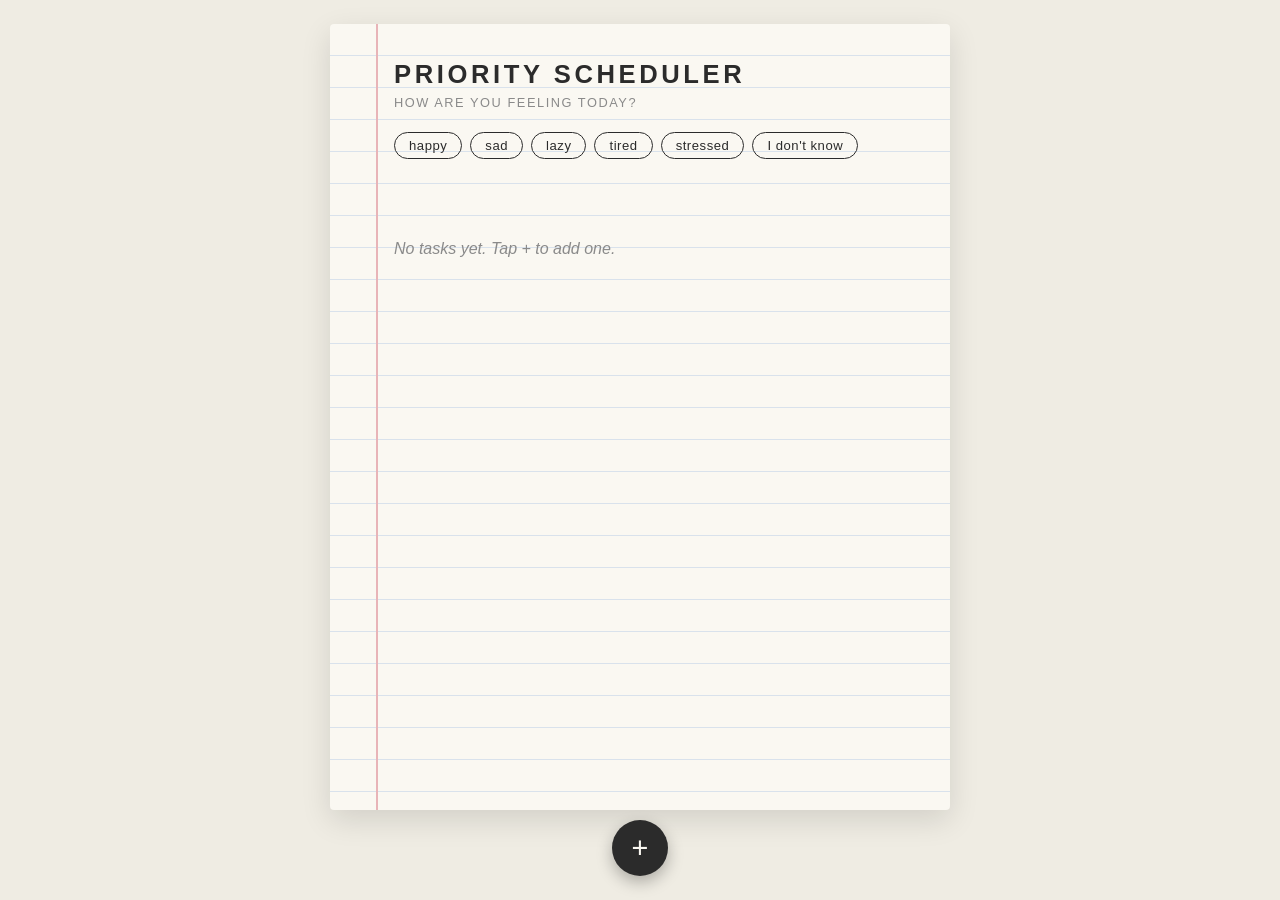
<file: task_scheduler.html>
<!DOCTYPE html>
<html lang="en">
<head>
<meta charset="UTF-8">
<meta name="viewport" content="width=device-width, initial-scale=1.0">
<title>Priority Scheduler</title>
<style>
  :root{
    --paper:#faf8f2;
    --line:#d9e2ec;
    --margin:#e8b4b8;
    --ink:#2b2b2b;
    --faint:#8a8a8a;
    --accent:#3d5a80;
    --accent-soft:#e3e9f0;
  }
  *{box-sizing:border-box;margin:0;padding:0}
  body{
    font-family:"Segoe UI","Helvetica Neue",sans-serif;
    background:#efece3;
    color:var(--ink);
    min-height:100vh;
    display:flex;
    justify-content:center;
    padding:24px 12px 90px;
  }
  .sheet{
    width:100%;
    max-width:620px;
    background:var(--paper);
    border-radius:4px;
    box-shadow:0 10px 30px rgba(0,0,0,.12);
    background-image:
      linear-gradient(90deg,transparent 46px,var(--margin) 46px,var(--margin) 48px,transparent 48px),
      repeating-linear-gradient(var(--paper),var(--paper) 31px,var(--line) 31px,var(--line) 32px);
    padding:36px 34px 44px 64px;
    position:relative;
  }
  h1{
    font-weight:700;
    font-size:1.6rem;
    letter-spacing:.14em;
    text-transform:uppercase;
    margin-bottom:6px;
  }
  .sub{color:var(--faint);font-size:.8rem;letter-spacing:.12em;text-transform:uppercase;margin-bottom:22px}

  /* mood bar */
  .moods{display:flex;flex-wrap:wrap;gap:8px;margin-bottom:26px}
  .mood{
    border:1.5px solid var(--ink);
    background:transparent;
    border-radius:20px;
    padding:5px 14px;
    font-size:.82rem;
    cursor:pointer;
    letter-spacing:.04em;
    color:var(--ink);
    transition:.15s;
  }
  .mood:hover{background:var(--accent-soft)}
  .mood.active{background:var(--ink);color:var(--paper)}

  .mood-note{font-size:.85rem;color:var(--accent);margin-bottom:20px;min-height:1.1em;font-style:italic}

  /* task list */
  ul{list-style:none}
  li.task{
    display:flex;
    align-items:flex-start;
    gap:12px;
    padding:9px 0;
    border-bottom:1px dashed #cfc9ba;
  }
  li.task .idx{font-weight:700;color:var(--faint);min-width:20px}
  li.task .body{flex:1}
  li.task .name{font-size:1rem}
  li.task.done .name{text-decoration:line-through;color:var(--faint)}
  li.task .meta{font-size:.75rem;color:var(--faint);margin-top:2px;letter-spacing:.03em}
  li.task .tag{
    display:inline-block;border:1px solid #c9c2b2;border-radius:10px;
    padding:0 7px;margin-right:5px;font-size:.7rem
  }
  li.task .tag.hi{border-color:var(--accent);color:var(--accent)}
  li.task button.x,li.task button.pen{
    border:none;background:none;color:var(--faint);cursor:pointer;font-size:1rem;line-height:1;padding:2px
  }
  li.task button.pen:hover,li.task button.x:hover{color:var(--accent)}
  li.task .tools{display:flex;gap:2px}
  li.task input[type=checkbox]{margin-top:4px;accent-color:var(--accent);width:15px;height:15px;cursor:pointer}
  .empty{color:var(--faint);font-style:italic;padding:20px 0}

  /* add button */
  .fab{
    position:fixed;
    bottom:24px;left:50%;transform:translateX(-50%);
    width:56px;height:56px;border-radius:50%;
    background:var(--ink);color:var(--paper);
    border:none;font-size:1.8rem;line-height:1;
    cursor:pointer;box-shadow:0 6px 16px rgba(0,0,0,.28);
  }
  .fab:hover{background:var(--accent)}

  /* add page */
  .page{display:none}
  .page.show{display:block}
  #home.show{display:block}
  label{display:block;font-size:.8rem;letter-spacing:.08em;text-transform:uppercase;color:var(--faint);margin:16px 0 6px}
  input[type=text],input[type=number]{
    width:100%;border:none;border-bottom:1.5px solid var(--ink);
    background:transparent;font-size:1rem;padding:6px 2px;font-family:inherit;color:var(--ink)
  }
  input:focus{outline:none;border-color:var(--accent)}
  .toggle-row{display:flex;gap:10px;margin-top:4px}
  .toggle-row button{
    flex:1;border:1.5px solid var(--ink);background:transparent;padding:8px;
    border-radius:4px;cursor:pointer;font-size:.85rem;color:var(--ink)
  }
  .toggle-row button.on{background:var(--ink);color:var(--paper)}
  .actions{display:flex;gap:12px;margin-top:32px}
  .actions button{
    flex:1;padding:12px;border-radius:4px;cursor:pointer;font-size:.9rem;letter-spacing:.06em;
  }
  .btn-save{border:none;background:var(--ink);color:var(--paper)}
  .btn-save:hover{background:var(--accent)}
  .btn-cancel{border:1.5px solid var(--ink);background:transparent;color:var(--ink)}
  .back{background:none;border:none;cursor:pointer;color:var(--accent);font-size:.85rem;margin-bottom:14px;letter-spacing:.05em}
</style>
</head>
<body>
<div class="sheet">

  <!-- ================= HOME ================= -->
  <section id="home" class="page show">
    <h1>Priority Scheduler</h1>
    <div class="sub">how are you feeling today?</div>

    <div class="moods" id="moodBar">
      <button class="mood" data-mood="happy">happy</button>
      <button class="mood" data-mood="sad">sad</button>
      <button class="mood" data-mood="lazy">lazy</button>
      <button class="mood" data-mood="tired">tired</button>
      <button class="mood" data-mood="stressed">stressed</button>
      <button class="mood" data-mood="unknown">I don't know</button>
    </div>
    <div class="mood-note" id="moodNote"></div>

    <ul id="taskList"></ul>
  </section>

  <!-- ================= ADD TASK ================= -->
  <section id="add" class="page">
    <button class="back" id="backBtn">&larr; back</button>
    <h1 id="addTitle">New Task</h1>
    <div class="sub">jot down what needs doing</div>

    <label>Task name</label>
    <input type="text" id="fName" placeholder="e.g. Finish report">

    <label>Priority</label>
    <div class="toggle-row" id="fPriority">
      <button data-v="1">High</button>
      <button data-v="0" class="on">Low</button>
    </div>

    <label>How long will it take? (minutes)</label>
    <input type="number" id="fLong" min="1" placeholder="30">

    <label>Need a break after?</label>
    <div class="toggle-row" id="fBreak">
      <button data-v="1">Yes</button>
      <button data-v="0" class="on">No</button>
    </div>

    <div class="actions">
      <button class="btn-cancel" id="cancelBtn">Cancel</button>
      <button class="btn-save" id="saveBtn">Save task</button>
    </div>
  </section>
</div>

<button class="fab" id="fab" title="Add task">+</button>

<script>
const mem = {};
const safe = {
  get(k){ try{ return localStorage.getItem(k); }catch(e){ return k in mem ? mem[k] : null; } },
  set(k,v){ try{ localStorage.setItem(k,v); }catch(e){ mem[k]=v; } }
};
const store = {
  get tasks(){ try{return JSON.parse(safe.get('ps_tasks'))||[]}catch(e){return[]} },
  set tasks(v){ safe.set('ps_tasks', JSON.stringify(v)) },
  get mood(){ return safe.get('ps_mood')||'' },
  set mood(v){ safe.set('ps_mood', v) }
};

const moodNotes = {
  happy:  "Good mood! Prioritising by importance, then the bigger tasks.",
  sad:    "Feeling down? Starting with tasks that earn you a break.",
  lazy:   "Feeling lazy? Easiest and shortest tasks first.",
  tired:  "Feeling tired? Short tasks first to conserve energy.",
  stressed:"Feeling stressed? Knocking out the high-priority items.",
  unknown:"Default order: shortest first, then priority."
};

function sortTasks(tasks, mood){
  const t = [...tasks];
  const by = {
    happy:   a=>[-a.priority, -a.how_long, a.need_break],
    sad:     a=>[-a.need_break, a.how_long, -a.priority],
    lazy:    a=>[a.how_long, -a.need_break, -a.priority],
    tired:   a=>[a.how_long, -a.need_break, a.priority],
    stressed:a=>[-a.priority, -a.need_break, a.how_long],
  }[mood] || (a=>[a.how_long, -a.priority, -a.need_break]);
  return t.sort((x,y)=>{
    const kx=by(x), ky=by(y);
    for(let i=0;i<kx.length;i++){ if(kx[i]!==ky[i]) return kx[i]-ky[i]; }
    return 0;
  });
}

/* ---------- render ---------- */
function render(){
  // moods
  document.querySelectorAll('.mood').forEach(b=>{
    b.classList.toggle('active', b.dataset.mood===store.mood);
  });
  document.getElementById('moodNote').textContent = store.mood ? moodNotes[store.mood] : '';

  // list
  const list = document.getElementById('taskList');
  const sorted = sortTasks(store.tasks, store.mood);
  // completed tasks always sink to the bottom
  const tasks = [...sorted.filter(t=>!t.done), ...sorted.filter(t=>t.done)];
  list.innerHTML = '';
  if(!tasks.length){
    list.innerHTML = '<li class="empty">No tasks yet. Tap + to add one.</li>';
    return;
  }
  tasks.forEach((task,i)=>{
    const li = document.createElement('li');
    li.className = 'task' + (task.done ? ' done' : '');
    li.innerHTML = `
      <input type="checkbox" ${task.done?'checked':''} data-id="${task.id}">
      <span class="idx">${i+1}.</span>
      <div class="body">
        <div class="name">${escapeHtml(task.name)}</div>
        <div class="meta">
          <span class="tag ${task.priority?'hi':''}">${task.priority?'High':'Low'} priority</span>
          <span class="tag">${task.how_long} min</span>
          <span class="tag">${task.need_break?'Break after':'No break'}</span>
        </div>
      </div>
      <div class="tools">
        <button class="pen" data-edit="${task.id}" title="Edit">&#9998;</button>
        <button class="x" data-del="${task.id}" title="Delete">&times;</button>
      </div>`;
    list.appendChild(li);
  });
}
function escapeHtml(s){return s.replace(/[&<>"']/g,c=>({'&':'&amp;','<':'&lt;','>':'&gt;','"':'&quot;',"'":'&#39;'}[c]));}

/* ---------- navigation ---------- */
function show(id){
  document.querySelectorAll('.page').forEach(p=>p.classList.remove('show'));
  document.getElementById(id).classList.add('show');
  document.getElementById('fab').style.display = id==='home' ? 'block' : 'none';
  window.scrollTo(0,0);
}

/* ---------- events ---------- */
document.getElementById('moodBar').addEventListener('click',e=>{
  const b = e.target.closest('.mood'); if(!b) return;
  store.mood = (store.mood===b.dataset.mood) ? '' : b.dataset.mood;
  render();
});

let editingId = null;

document.getElementById('taskList').addEventListener('click',e=>{
  const del = e.target.closest('[data-del]');
  if(del){ store.tasks = store.tasks.filter(t=>t.id!=del.dataset.del); render(); return; }
  const ed = e.target.closest('[data-edit]');
  if(ed){
    const t = store.tasks.find(t=>t.id==ed.dataset.edit);
    if(!t) return;
    editingId = t.id;
    document.getElementById('addTitle').textContent = 'Edit Task';
    document.getElementById('fName').value = t.name;
    document.getElementById('fLong').value = t.how_long;
    setToggle('fPriority', String(t.priority));
    setToggle('fBreak', String(t.need_break));
    show('add');
  }
});
document.getElementById('taskList').addEventListener('change',e=>{
  const cb = e.target.closest('input[type=checkbox]'); if(!cb) return;
  const tasks = store.tasks;
  const t = tasks.find(t=>t.id==cb.dataset.id);
  if(t){ t.done = cb.checked; store.tasks = tasks; render(); }
});

document.getElementById('fab').addEventListener('click',()=>{
  editingId = null;
  document.getElementById('addTitle').textContent = 'New Task';
  resetForm(); show('add');
});
document.getElementById('backBtn').addEventListener('click',()=>{ editingId=null; show('home'); });
document.getElementById('cancelBtn').addEventListener('click',()=>{ editingId=null; show('home'); });

function bindToggle(groupId){
  document.getElementById(groupId).addEventListener('click',e=>{
    const b = e.target.closest('button'); if(!b) return;
    b.parentElement.querySelectorAll('button').forEach(x=>x.classList.remove('on'));
    b.classList.add('on');
  });
}
bindToggle('fPriority'); bindToggle('fBreak');

function resetForm(){
  document.getElementById('fName').value='';
  document.getElementById('fLong').value='';
  setToggle('fPriority','0'); setToggle('fBreak','0');
}
function setToggle(id,v){
  document.querySelectorAll('#'+id+' button').forEach(b=>b.classList.toggle('on',b.dataset.v===v));
}
function getToggle(id){ return document.querySelector('#'+id+' button.on').dataset.v; }

document.getElementById('saveBtn').addEventListener('click',()=>{
  const name = document.getElementById('fName').value.trim();
  const how_long = parseInt(document.getElementById('fLong').value,10);
  if(!name){ alert('Please enter a task name.'); return; }
  if(!how_long || how_long<1){ alert('Please enter how long it takes (minutes).'); return; }
  const tasks = store.tasks;
  const data = {
    name,
    priority: parseInt(getToggle('fPriority'),10),
    how_long,
    need_break: parseInt(getToggle('fBreak'),10)
  };
  if(editingId){
    const t = tasks.find(t=>t.id==editingId);
    if(t) Object.assign(t, data);
  } else {
    tasks.push(Object.assign({
      id: Date.now().toString(36)+Math.random().toString(36).slice(2,6),
      done:false
    }, data));
  }
  store.tasks = tasks;
  editingId = null;
  show('home'); render();
});

render();
</script>
</body>
</html>
</file>
